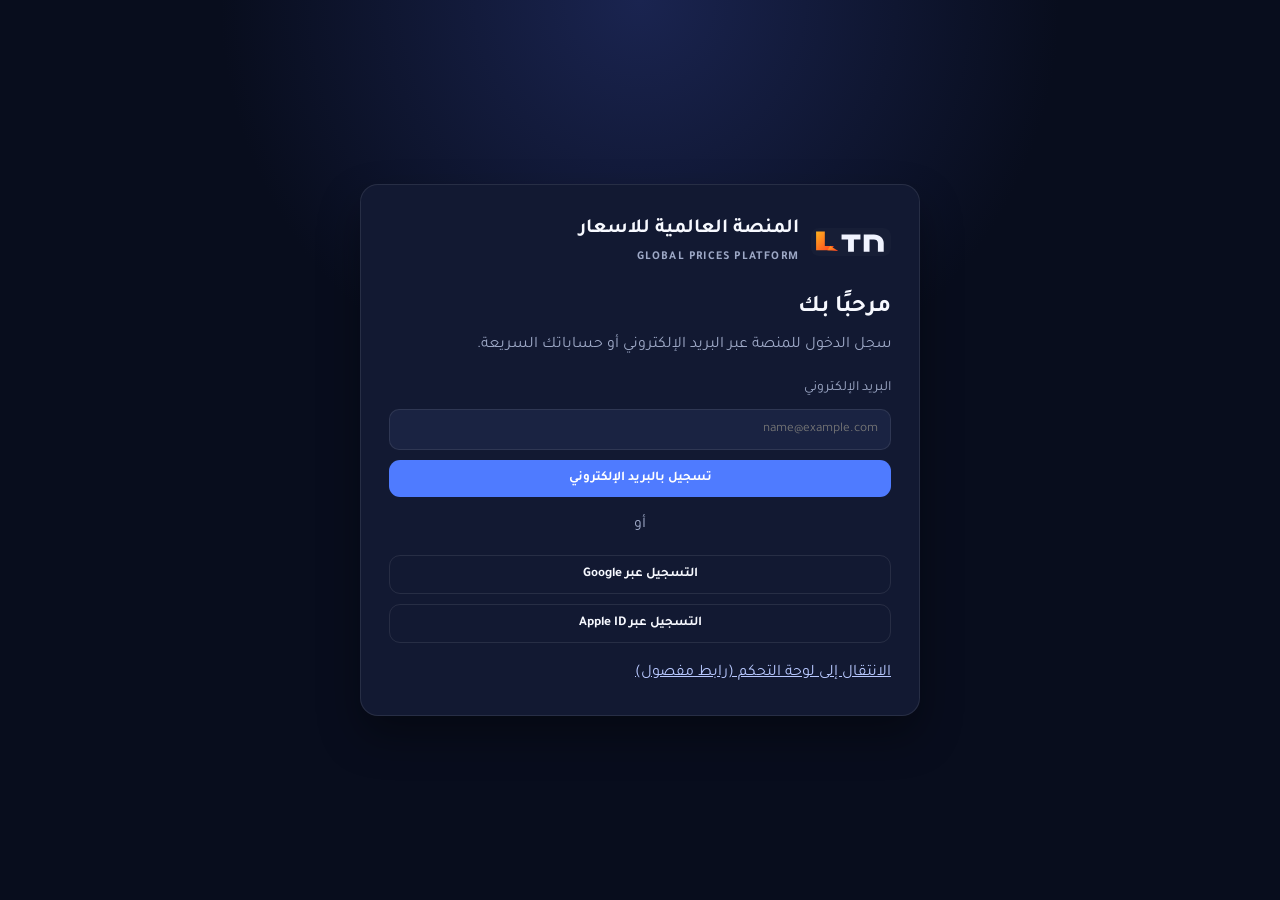
<file: index.html>
<!doctype html>
<html lang="ar" dir="rtl">
  <head>
    <meta charset="UTF-8" />
    <meta name="viewport" content="width=device-width, initial-scale=1.0" />
    <title>المنصة العالمية للاسعار - التسجيل</title>
    <link rel="stylesheet" href="styles.css" />
    <link rel="preconnect" href="https://fonts.googleapis.com" />
    <link rel="preconnect" href="https://fonts.gstatic.com" crossorigin />
    <link
      href="https://fonts.googleapis.com/css2?family=Tajawal:wght@400;500;700;800&display=swap"
      rel="stylesheet"
    />
  </head>
  <body>
    <main class="auth-page">
      <section class="auth-card">
        <div class="brand auth-brand">
          <img src="assets/ltn-logo.svg" alt="شعار شبكة ليبيا للتجارة" class="brand-logo" />
          <div>
            <span class="brand-title">المنصة العالمية للاسعار</span>
            <small>GLOBAL PRICES PLATFORM</small>
          </div>
        </div>

        <h1>مرحبًا بك</h1>
        <p class="auth-subtitle">سجل الدخول للمنصة عبر البريد الإلكتروني أو حساباتك السريعة.</p>

        <form class="auth-form" action="#" method="post">
          <label for="email">البريد الإلكتروني</label>
          <input id="email" type="email" placeholder="name@example.com" />
          <button type="submit" class="primary full">تسجيل بالبريد الإلكتروني</button>
        </form>

        <div class="auth-divider"><span>أو</span></div>

        <div class="social-buttons">
          <button class="ghost social google" type="button">التسجيل عبر Google</button>
          <button class="ghost social apple" type="button">التسجيل عبر Apple ID</button>
        </div>

        <a href="dashboard.html" class="dashboard-link">الانتقال إلى لوحة التحكم (رابط مفصول)</a>
      </section>
    </main>
  </body>
</html>
</file>
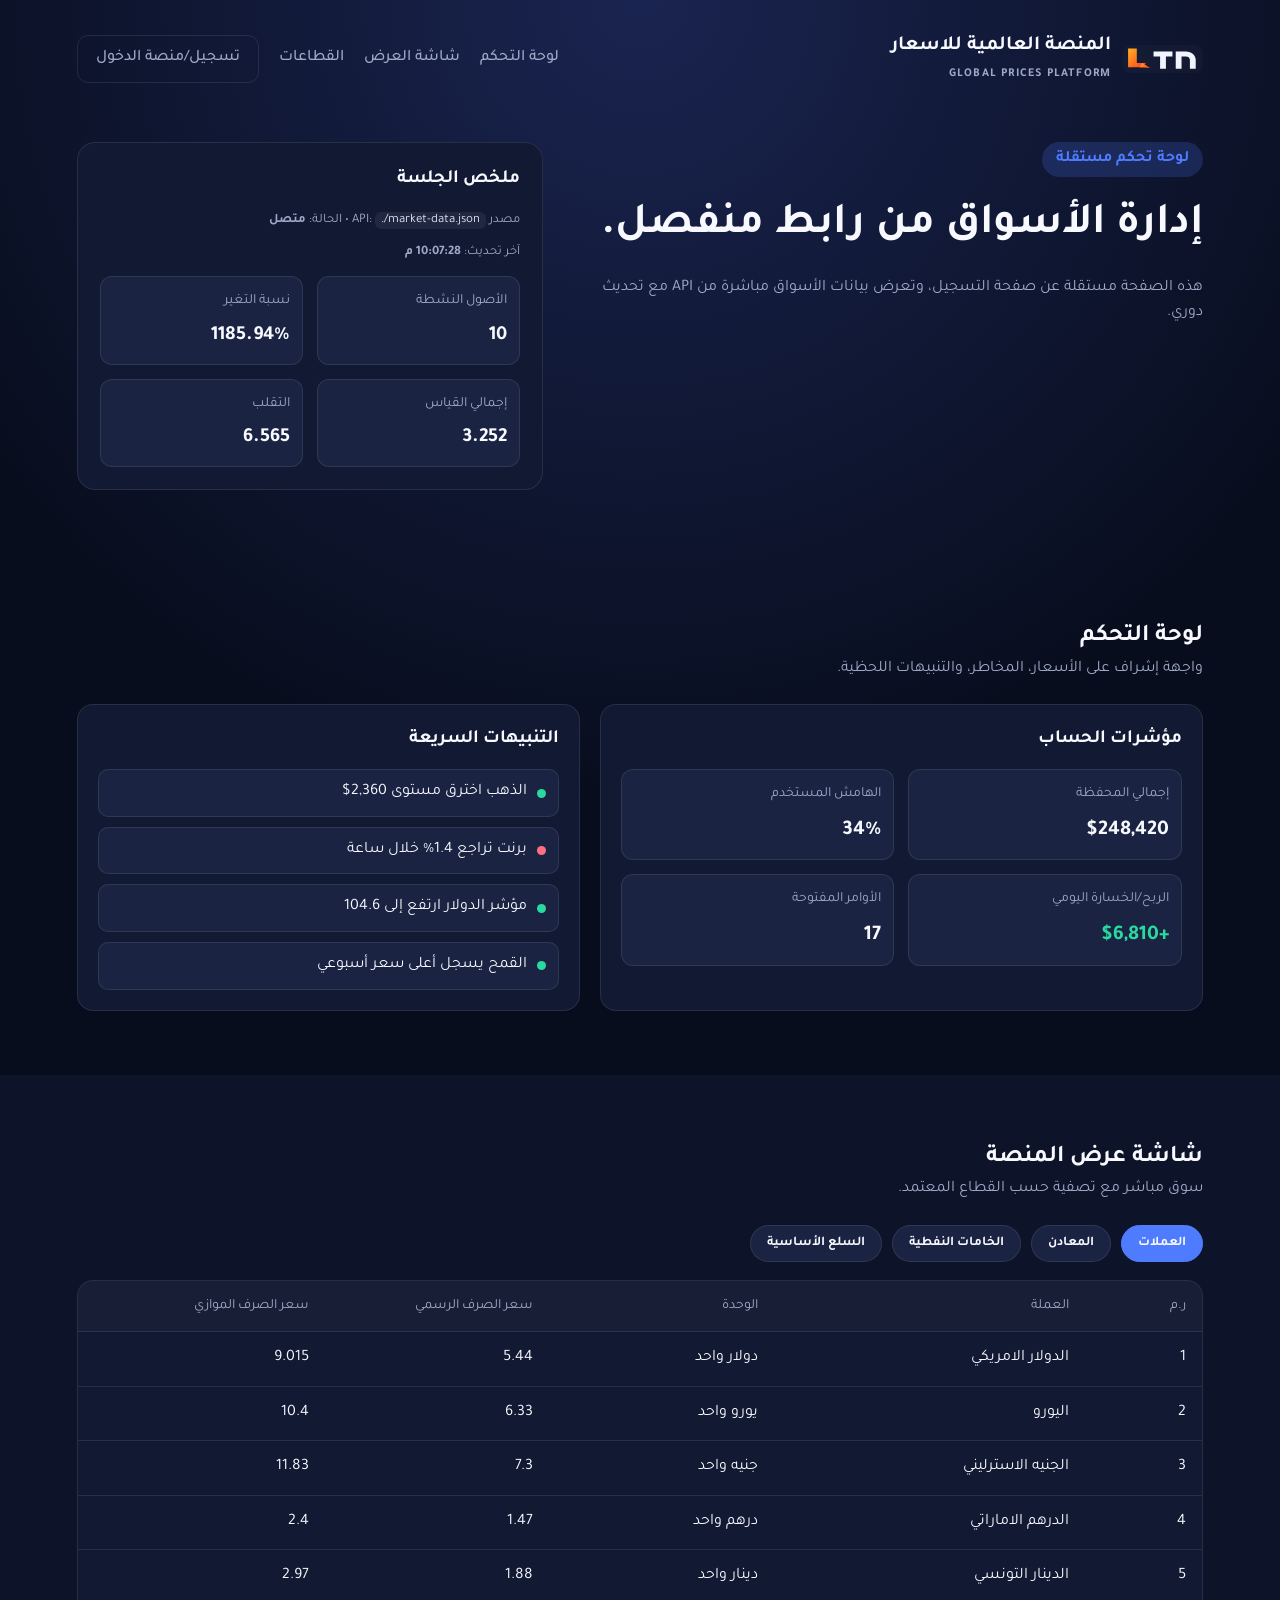
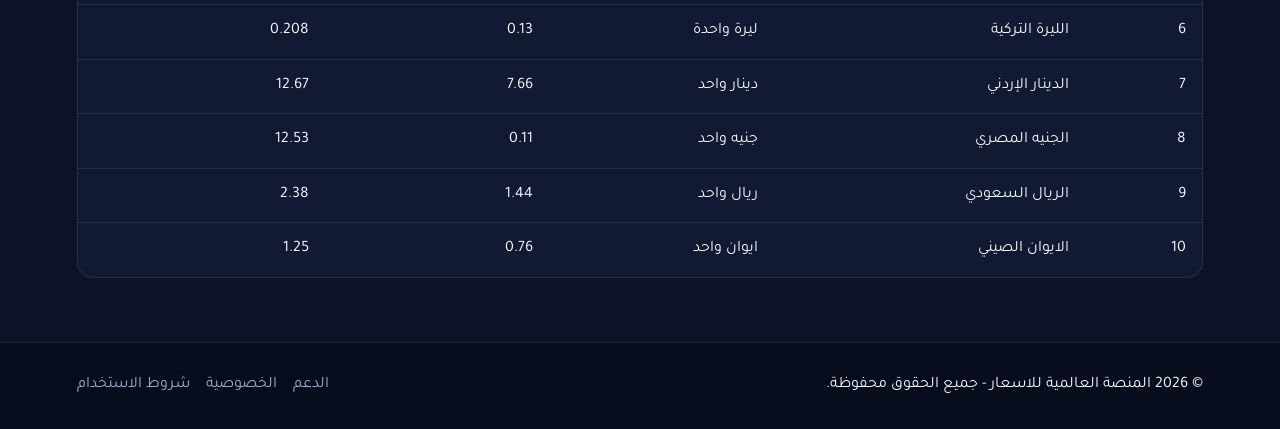
<file: dashboard.html>
<!doctype html>
<html lang="ar" dir="rtl">
  <head>
    <meta charset="UTF-8" />
    <meta name="viewport" content="width=device-width, initial-scale=1.0" />
    <title>المنصة العالمية للاسعار - لوحة التحكم</title>
    <link rel="stylesheet" href="styles.css" />
    <link rel="preconnect" href="https://fonts.googleapis.com" />
    <link rel="preconnect" href="https://fonts.gstatic.com" crossorigin />
    <link
      href="https://fonts.googleapis.com/css2?family=Tajawal:wght@400;500;700;800&display=swap"
      rel="stylesheet"
    />
  </head>
  <body>
    <header class="hero">
      <nav class="nav">
        <div class="brand">
          <img src="assets/ltn-logo.svg" alt="شعار شبكة ليبيا للتجارة" class="brand-logo" />
          <div>
            <span class="brand-title">المنصة العالمية للاسعار</span>
            <small>GLOBAL PRICES PLATFORM</small>
          </div>
        </div>
        <div class="nav-links">
          <a href="#dashboard">لوحة التحكم</a>
          <a href="#market-screen">شاشة العرض</a>
          <a href="#sectors">القطاعات</a>
          <a href="index.html" class="ghost">تسجيل/منصة الدخول</a>
        </div>
      </nav>

      <div class="hero-content">
        <div class="hero-text">
          <span class="badge">لوحة تحكم مستقلة</span>
          <h1>إدارة الأسواق من رابط منفصل.</h1>
          <p>
            هذه الصفحة مستقلة عن صفحة التسجيل، وتعرض بيانات الأسواق مباشرة من API مع تحديث دوري.
          </p>
        </div>

        <div class="quick-panel">
          <h3>ملخص الجلسة</h3>
          <p class="api-meta">
            مصدر API: <code id="apiSource">-</code> • الحالة: <strong id="apiState">-</strong>
          </p>
          <p class="api-meta">آخر تحديث: <strong id="apiUpdatedAt">-</strong></p>
          <div class="mini-grid">
            <div>
              <span>الأصول النشطة</span>
              <strong id="activeAssets">0</strong>
            </div>
            <div>
              <span>نسبة التغير</span>
              <strong id="winnersRatio">0%</strong>
            </div>
            <div>
              <span>إجمالي القياس</span>
              <strong id="totalVolume">0</strong>
            </div>
            <div>
              <span>التقلب</span>
              <strong id="volatility">0%</strong>
            </div>
          </div>
        </div>
      </div>
    </header>

    <main>
      <section id="dashboard" class="section">
        <div class="section-header">
          <div>
            <h2>لوحة التحكم</h2>
            <p>واجهة إشراف على الأسعار، المخاطر، والتنبيهات اللحظية.</p>
          </div>
        </div>

        <div class="dashboard-grid">
          <article class="panel">
            <h3>مؤشرات الحساب</h3>
            <div class="kpis">
              <div class="kpi">
                <span>إجمالي المحفظة</span>
                <strong>$248,420</strong>
              </div>
              <div class="kpi">
                <span>الهامش المستخدم</span>
                <strong>34%</strong>
              </div>
              <div class="kpi">
                <span>الربح/الخسارة اليومي</span>
                <strong class="up">+$6,810</strong>
              </div>
              <div class="kpi">
                <span>الأوامر المفتوحة</span>
                <strong>17</strong>
              </div>
            </div>
          </article>

          <article class="panel">
            <h3>التنبيهات السريعة</h3>
            <ul class="alerts">
              <li><span class="dot up"></span> الذهب اخترق مستوى 2,360$</li>
              <li><span class="dot down"></span> برنت تراجع 1.4% خلال ساعة</li>
              <li><span class="dot up"></span> مؤشر الدولار ارتفع إلى 104.6</li>
              <li><span class="dot up"></span> القمح يسجل أعلى سعر أسبوعي</li>
            </ul>
          </article>
        </div>
      </section>

      <section id="market-screen" class="section market-screen">
        <div class="section-header">
          <div>
            <h2>شاشة عرض المنصة</h2>
            <p>سوق مباشر مع تصفية حسب القطاع المعتمد.</p>
          </div>
        </div>

        <div id="sectors" class="sector-tabs" role="tablist" aria-label="قطاعات السوق"></div>

        <div class="market-table" aria-live="polite">
          <div id="tableHead" class="table-row head"></div>
          <div id="marketRows"></div>
        </div>
      </section>
    </main>

    <footer class="footer">
      <p>© 2026 المنصة العالمية للاسعار - جميع الحقوق محفوظة.</p>
      <div class="footer-links">
        <a href="#">الدعم</a>
        <a href="#">الخصوصية</a>
        <a href="#">شروط الاستخدام</a>
      </div>
    </footer>

    <script src="app.js"></script>
  </body>
</html>
</file>
<file: styles.css>
:root {
  --bg: #080d1d;
  --surface: #121932;
  --card: #1a2342;
  --text: #f7f9ff;
  --muted: #9ea9c7;
  --accent: #4f7bff;
  --accent-soft: rgba(79, 123, 255, 0.2);
  --success: #2ad99f;
  --danger: #ff6f7f;
  --border: rgba(255, 255, 255, 0.09);
}

* {
  box-sizing: border-box;
  margin: 0;
  padding: 0;
  font-family: "Tajawal", sans-serif;
}

body {
  background: radial-gradient(circle at top, #1a2450 0%, var(--bg) 38%);
  color: var(--text);
  line-height: 1.6;
}

a {
  color: inherit;
  text-decoration: none;
}

.hero,
.section,
.footer {
  padding-inline: 6vw;
}

.hero {
  padding-top: 30px;
  padding-bottom: 64px;
}

.nav {
  display: flex;
  justify-content: space-between;
  align-items: center;
  gap: 20px;
  margin-bottom: 54px;
}

.brand {
  display: flex;
  align-items: center;
  gap: 12px;
  font-weight: 700;
}

.brand-logo {
  width: 80px;
  height: auto;
  border-radius: 8px;
  background: rgba(255, 255, 255, 0.02);
}

.brand-title {
  display: block;
  font-size: 20px;
}

.brand small {
  color: var(--muted);
  font-size: 12px;
  letter-spacing: 1.2px;
}

.nav-links {
  display: flex;
  align-items: center;
  gap: 20px;
}

.nav-links a {
  color: var(--muted);
  font-weight: 500;
}

.primary,
.ghost {
  border: none;
  border-radius: 11px;
  padding: 10px 18px;
  cursor: pointer;
  font-weight: 700;
}

.primary {
  background: var(--accent);
  color: #fff;
}

.ghost {
  background: transparent;
  color: var(--text);
  border: 1px solid var(--border);
}

.hero-content {
  display: grid;
  grid-template-columns: 1.15fr 0.85fr;
  gap: 30px;
}

.hero-text h1 {
  font-size: clamp(29px, 4vw, 44px);
  margin: 14px 0;
}

.hero-text p {
  color: var(--muted);
  max-width: 640px;
}

.badge {
  display: inline-flex;
  padding: 5px 14px;
  border-radius: 999px;
  background: var(--accent-soft);
  color: var(--accent);
  font-weight: 700;
}

.hero-actions {
  display: flex;
  gap: 14px;
  margin-top: 22px;
}

.quick-panel {
  background: var(--surface);
  border-radius: 18px;
  border: 1px solid var(--border);
  padding: 22px;
}

.quick-panel h3 {
  margin-bottom: 16px;
}

.api-meta {
  color: var(--muted);
  font-size: 13px;
  margin-bottom: 12px;
}

.api-meta code {
  color: #dce4ff;
  background: rgba(255, 255, 255, 0.06);
  padding: 2px 6px;
  border-radius: 6px;
}

.mini-grid {
  display: grid;
  grid-template-columns: repeat(2, minmax(100px, 1fr));
  gap: 14px;
}

.mini-grid div {
  background: var(--card);
  border: 1px solid var(--border);
  border-radius: 12px;
  padding: 12px;
}

.mini-grid span {
  color: var(--muted);
  font-size: 14px;
}

.mini-grid strong {
  display: block;
  font-size: 20px;
  margin-top: 5px;
}

.section {
  padding-top: 64px;
  padding-bottom: 64px;
}

.section-header {
  margin-bottom: 22px;
}

.section-header p {
  color: var(--muted);
}

.dashboard-grid {
  display: grid;
  grid-template-columns: 1.2fr 1fr;
  gap: 20px;
}

.panel {
  background: var(--surface);
  border: 1px solid var(--border);
  border-radius: 16px;
  padding: 20px;
}

.kpis {
  display: grid;
  grid-template-columns: repeat(2, minmax(120px, 1fr));
  gap: 14px;
  margin-top: 14px;
}

.kpi {
  background: var(--card);
  border-radius: 12px;
  border: 1px solid var(--border);
  padding: 12px;
}

.kpi span {
  color: var(--muted);
  font-size: 14px;
}

.kpi strong {
  display: block;
  margin-top: 6px;
  font-size: 21px;
}

.up {
  color: var(--success);
}

.down {
  color: var(--danger);
}

.alerts {
  list-style: none;
  margin-top: 14px;
  display: grid;
  gap: 10px;
}

.alerts li {
  background: var(--card);
  border: 1px solid var(--border);
  border-radius: 10px;
  padding: 10px 12px;
  display: flex;
  align-items: center;
  gap: 10px;
}

.dot {
  width: 9px;
  height: 9px;
  border-radius: 50%;
  flex-shrink: 0;
}

.dot.up {
  background: var(--success);
}

.dot.down {
  background: var(--danger);
}

.market-screen {
  background: #0d1429;
}

.sector-tabs {
  display: flex;
  flex-wrap: wrap;
  gap: 10px;
  margin-bottom: 18px;
}

.sector-tab {
  background: var(--card);
  color: var(--text);
  border: 1px solid var(--border);
  border-radius: 999px;
  padding: 9px 16px;
  cursor: pointer;
  font-weight: 700;
}

.sector-tab.active {
  background: var(--accent);
  border-color: var(--accent);
}

.market-table {
  background: var(--surface);
  border-radius: 16px;
  border: 1px solid var(--border);
  overflow: hidden;
}

.table-row {
  display: grid;
  grid-template-columns: 1.3fr repeat(4, 1fr);
  gap: 10px;
  padding: 14px 16px;
  border-bottom: 1px solid var(--border);
  align-items: center;
}

.table-row:last-child {
  border-bottom: none;
}

.table-row.head {
  color: var(--muted);
  background: rgba(255, 255, 255, 0.02);
  font-size: 14px;
}

.currency-head,
.currency-row {
  grid-template-columns: 0.5fr 1.4fr 1fr 1fr 1fr;
}

.status {
  display: inline-flex;
  width: fit-content;
  padding: 4px 10px;
  border-radius: 999px;
  font-size: 13px;
}

.status.live {
  background: rgba(42, 217, 159, 0.16);
  color: var(--success);
}

.status.watch {
  background: rgba(255, 111, 127, 0.16);
  color: var(--danger);
}

.footer {
  border-top: 1px solid var(--border);
  padding-top: 30px;
  padding-bottom: 30px;
  display: flex;
  justify-content: space-between;
  gap: 20px;
  flex-wrap: wrap;
}

.footer-links {
  display: flex;
  gap: 16px;
  color: var(--muted);
}

@media (max-width: 920px) {
  .hero-content,
  .dashboard-grid {
    grid-template-columns: 1fr;
  }
}

@media (max-width: 720px) {
  .nav {
    flex-direction: column;
  }

  .nav-links {
    flex-wrap: wrap;
    justify-content: center;
  }

  .table-row,
  .currency-head,
  .currency-row {
    grid-template-columns: 1.1fr 1fr 1fr;
  }

  .table-row span:nth-child(4),
  .table-row span:nth-child(5) {
    display: none;
  }
}

.auth-page {
  min-height: 100vh;
  display: grid;
  place-items: center;
  padding: 24px;
}

.auth-card {
  width: min(560px, 96vw);
  background: var(--surface);
  border: 1px solid var(--border);
  border-radius: 18px;
  padding: 28px;
  box-shadow: 0 20px 40px rgba(0, 0, 0, 0.35);
}

.auth-brand {
  margin-bottom: 18px;
}

.auth-card h1 {
  margin-bottom: 6px;
}

.auth-subtitle {
  color: var(--muted);
  margin-bottom: 18px;
}

.auth-form {
  display: grid;
  gap: 10px;
}

.auth-form label {
  color: var(--muted);
  font-size: 14px;
}

.auth-form input {
  border: 1px solid var(--border);
  background: var(--card);
  color: var(--text);
  border-radius: 10px;
  padding: 11px 12px;
  outline: none;
}

.auth-divider {
  text-align: center;
  margin: 16px 0;
  color: var(--muted);
}

.social-buttons {
  display: grid;
  gap: 10px;
}

.social {
  width: 100%;
}

.dashboard-link {
  display: inline-block;
  margin-top: 18px;
  color: #b8c8ff;
  text-decoration: underline;
}
</file>
